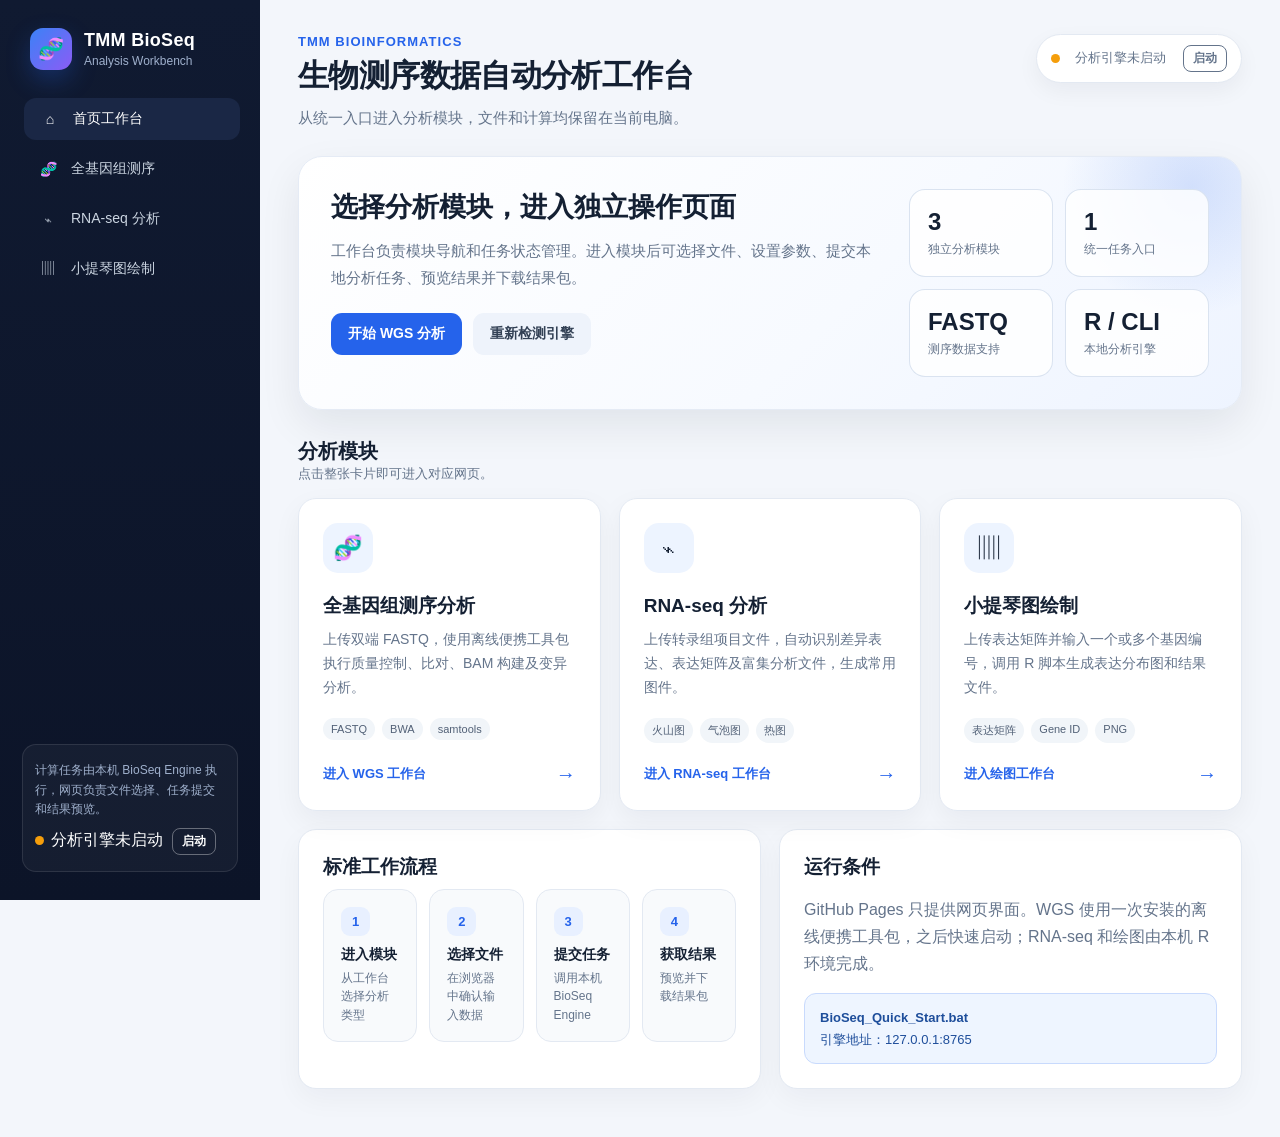
<file: index.html>
<!DOCTYPE html>
<html lang="zh-CN">
<head>
<meta charset="UTF-8">
<meta name="viewport" content="width=device-width,initial-scale=1.0">
<meta http-equiv="Cache-Control" content="no-cache, no-store, must-revalidate">
<meta http-equiv="Pragma" content="no-cache">
<meta http-equiv="Expires" content="0">
<title>TMM BioSeq 生物测序分析工作台</title>
<link rel="stylesheet" href="assets/style.css?v=20260730-6">
<link rel="stylesheet" href="assets/engine-status.css?v=20260730-6">
</head>
<body>
<div class="app-shell">
  <aside class="sidebar">
    <div class="brand"><div class="brand-mark">🧬</div><div><strong>TMM BioSeq</strong><span>Analysis Workbench</span></div></div>
    <nav class="side-nav">
      <a class="active" href="./?v=20260730-6"><span class="nav-icon">⌂</span>首页工作台</a>
      <a href="WGS/?v=20260730-6"><span class="nav-icon">🧬</span>全基因组测序</a>
      <a href="RNAseq/?v=20260730-6"><span class="nav-icon">⌁</span>RNA-seq 分析</a>
      <a href="Violin/?v=20260730-6"><span class="nav-icon">▥</span>小提琴图绘制</a>
    </nav>
    <div class="sidebar-footer">
      <p>计算任务由本机 BioSeq Engine 执行，网页负责文件选择、任务提交和结果预览。</p>
      <div data-engine-status><span class="engine-dot"></span>正在快速检测分析引擎…</div>
    </div>
  </aside>

  <main class="main-content">
    <div class="topbar">
      <div><p class="eyebrow">TMM BIOINFORMATICS</p><h1>生物测序数据自动分析工作台</h1><p class="subtitle">从统一入口进入分析模块，文件和计算均保留在当前电脑。</p></div>
      <div class="status-pill" data-engine-status><span class="engine-dot"></span>正在快速检测分析引擎…</div>
    </div>

    <section class="hero">
      <div class="hero-copy">
        <h2>选择分析模块，进入独立操作页面</h2>
        <p>工作台负责模块导航和任务状态管理。进入模块后可选择文件、设置参数、提交本地分析任务、预览结果并下载结果包。</p>
        <div class="hero-actions">
          <a class="btn" href="WGS/?v=20260730-6">开始 WGS 分析</a>
          <button class="btn secondary" type="button" onclick="checkEngine()">重新检测引擎</button>
        </div>
      </div>
      <div class="hero-metrics">
        <div class="metric"><strong>3</strong><span>独立分析模块</span></div>
        <div class="metric"><strong>1</strong><span>统一任务入口</span></div>
        <div class="metric"><strong>FASTQ</strong><span>测序数据支持</span></div>
        <div class="metric"><strong>R / CLI</strong><span>本地分析引擎</span></div>
      </div>
    </section>

    <div class="section-heading"><div><h2>分析模块</h2><p>点击整张卡片即可进入对应网页。</p></div></div>
    <section class="module-grid">
      <a class="module-card" href="WGS/?v=20260730-6">
        <div class="module-icon">🧬</div><h3>全基因组测序分析</h3>
        <p>上传双端 FASTQ，使用离线便携工具包执行质量控制、比对、BAM 构建及变异分析。</p>
        <div class="tag-row"><span class="tag">FASTQ</span><span class="tag">BWA</span><span class="tag">samtools</span></div>
        <div class="module-enter"><span>进入 WGS 工作台</span><b>→</b></div>
      </a>
      <a class="module-card" href="RNAseq/?v=20260730-6">
        <div class="module-icon">⌁</div><h3>RNA-seq 分析</h3>
        <p>上传转录组项目文件，自动识别差异表达、表达矩阵及富集分析文件，生成常用图件。</p>
        <div class="tag-row"><span class="tag">火山图</span><span class="tag">气泡图</span><span class="tag">热图</span></div>
        <div class="module-enter"><span>进入 RNA-seq 工作台</span><b>→</b></div>
      </a>
      <a class="module-card" href="Violin/?v=20260730-6">
        <div class="module-icon">▥</div><h3>小提琴图绘制</h3>
        <p>上传表达矩阵并输入一个或多个基因编号，调用 R 脚本生成表达分布图和结果文件。</p>
        <div class="tag-row"><span class="tag">表达矩阵</span><span class="tag">Gene ID</span><span class="tag">PNG</span></div>
        <div class="module-enter"><span>进入绘图工作台</span><b>→</b></div>
      </a>
    </section>

    <section class="panel-grid">
      <div class="panel"><h3>标准工作流程</h3><div class="workflow">
        <div class="workflow-step"><strong>1</strong><b>进入模块</b><span>从工作台选择分析类型</span></div>
        <div class="workflow-step"><strong>2</strong><b>选择文件</b><span>在浏览器中确认输入数据</span></div>
        <div class="workflow-step"><strong>3</strong><b>提交任务</b><span>调用本机 BioSeq Engine</span></div>
        <div class="workflow-step"><strong>4</strong><b>获取结果</b><span>预览并下载结果包</span></div>
      </div></div>
      <div class="panel"><h3>运行条件</h3><p>GitHub Pages 只提供网页界面。WGS 使用一次安装的离线便携工具包，之后快速启动；RNA-seq 和绘图由本机 R 环境完成。</p><div class="notice info"><strong>BioSeq_Quick_Start.bat</strong><br>引擎地址：127.0.0.1:8765</div></div>
    </section>
  </main>
</div>
<script src="assets/app.js?v=20260730-6"></script>
</body>
</html>
</file>
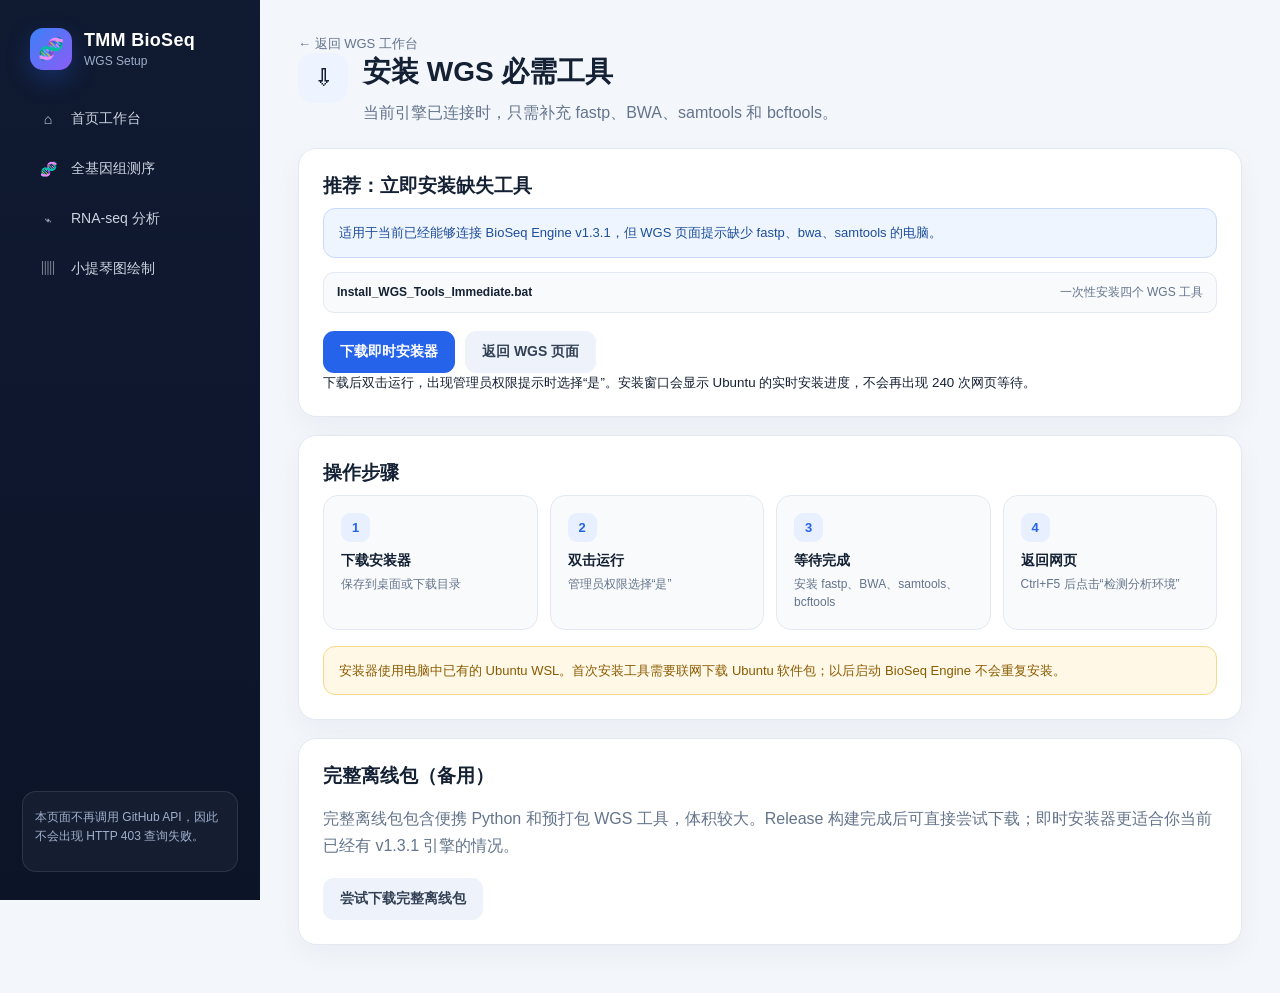
<file: downloads/index.html>
<!DOCTYPE html>
<html lang="zh-CN">
<head>
<meta charset="UTF-8">
<meta name="viewport" content="width=device-width,initial-scale=1.0">
<meta http-equiv="Cache-Control" content="no-cache, no-store, must-revalidate">
<meta http-equiv="Pragma" content="no-cache">
<meta http-equiv="Expires" content="0">
<title>TMM BioSeq WGS 工具安装</title>
<link rel="stylesheet" href="../assets/style.css?v=20260730-7">
<link rel="stylesheet" href="../assets/engine-status.css?v=20260730-7">
</head>
<body>
<div class="app-shell">
  <aside class="sidebar">
    <div class="brand"><div class="brand-mark">🧬</div><div><strong>TMM BioSeq</strong><span>WGS Setup</span></div></div>
    <nav class="side-nav">
      <a href="../?v=20260730-7"><span class="nav-icon">⌂</span>首页工作台</a>
      <a href="../WGS/?v=20260730-7"><span class="nav-icon">🧬</span>全基因组测序</a>
      <a href="../RNAseq/?v=20260730-7"><span class="nav-icon">⌁</span>RNA-seq 分析</a>
      <a href="../Violin/?v=20260730-7"><span class="nav-icon">▥</span>小提琴图绘制</a>
    </nav>
    <div class="sidebar-footer"><p>本页面不再调用 GitHub API，因此不会出现 HTTP 403 查询失败。</p></div>
  </aside>

  <main class="main-content">
    <div class="module-page">
      <a class="back-link" href="../WGS/?v=20260730-7">← 返回 WGS 工作台</a>
      <div class="page-head">
        <div class="page-title"><div class="module-icon">⇩</div><div><h1>安装 WGS 必需工具</h1><p>当前引擎已连接时，只需补充 fastp、BWA、samtools 和 bcftools。</p></div></div>
      </div>

      <section class="panel">
        <h3>推荐：立即安装缺失工具</h3>
        <div class="notice info">适用于当前已经能够连接 BioSeq Engine v1.3.1，但 WGS 页面提示缺少 fastp、bwa、samtools 的电脑。</div>
        <div class="file-summary" style="margin-top:14px">
          <div class="file-item"><strong>Install_WGS_Tools_Immediate.bat</strong><span>一次性安装四个 WGS 工具</span></div>
        </div>
        <div class="action-row">
          <a class="btn" href="https://github.com/ttmmss278-png/TMM/raw/refs/heads/main/BioSeq_Local_Service/Install_WGS_Tools_Immediate.bat">下载即时安装器</a>
          <a class="btn secondary" href="../WGS/?v=20260730-7">返回 WGS 页面</a>
        </div>
        <small>下载后双击运行，出现管理员权限提示时选择“是”。安装窗口会显示 Ubuntu 的实时安装进度，不会再出现 240 次网页等待。</small>
      </section>

      <section class="panel" style="margin-top:18px">
        <h3>操作步骤</h3>
        <div class="workflow">
          <div class="workflow-step"><strong>1</strong><b>下载安装器</b><span>保存到桌面或下载目录</span></div>
          <div class="workflow-step"><strong>2</strong><b>双击运行</b><span>管理员权限选择“是”</span></div>
          <div class="workflow-step"><strong>3</strong><b>等待完成</b><span>安装 fastp、BWA、samtools、bcftools</span></div>
          <div class="workflow-step"><strong>4</strong><b>返回网页</b><span>Ctrl+F5 后点击“检测分析环境”</span></div>
        </div>
        <div class="notice" style="margin-top:16px">安装器使用电脑中已有的 Ubuntu WSL。首次安装工具需要联网下载 Ubuntu 软件包；以后启动 BioSeq Engine 不会重复安装。</div>
      </section>

      <section class="panel" style="margin-top:18px">
        <h3>完整离线包（备用）</h3>
        <p>完整离线包包含便携 Python 和预打包 WGS 工具，体积较大。Release 构建完成后可直接尝试下载；即时安装器更适合你当前已经有 v1.3.1 引擎的情况。</p>
        <div class="action-row">
          <a class="btn secondary" href="https://github.com/ttmmss278-png/TMM/releases/download/bioseq-portable-v1.4.0/TMM_BioSeq_Portable_WGS_v1.4.0.zip">尝试下载完整离线包</a>
        </div>
      </section>
    </div>
  </main>
</div>
</body>
</html>
</file>
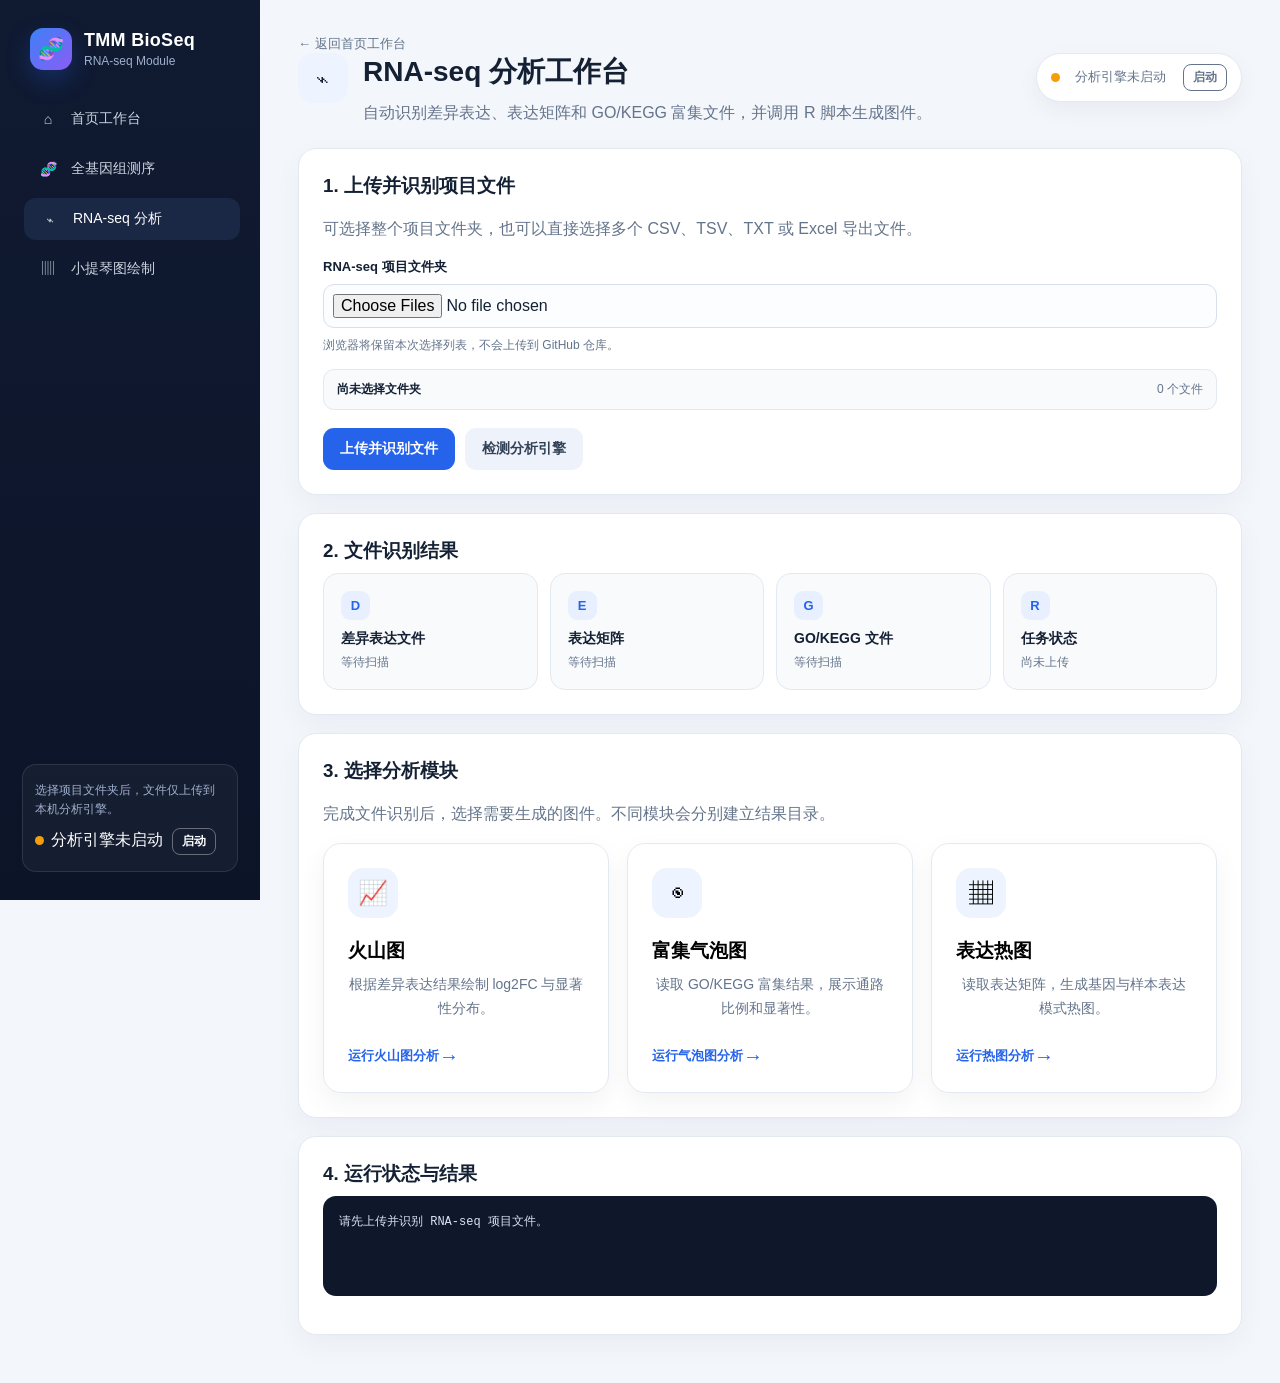
<file: RNAseq/index.html>
<!DOCTYPE html>
<html lang="zh-CN">
<head>
<meta charset="UTF-8">
<meta name="viewport" content="width=device-width,initial-scale=1.0">
<meta http-equiv="Cache-Control" content="no-cache, no-store, must-revalidate">
<meta http-equiv="Pragma" content="no-cache">
<meta http-equiv="Expires" content="0">
<title>RNA-seq 分析工作台｜TMM BioSeq</title>
<link rel="stylesheet" href="../assets/style.css?v=20260730-6">
<link rel="stylesheet" href="../assets/engine-status.css?v=20260730-6">
</head>
<body>
<div class="app-shell">
  <aside class="sidebar">
    <div class="brand"><div class="brand-mark">🧬</div><div><strong>TMM BioSeq</strong><span>RNA-seq Module</span></div></div>
    <nav class="side-nav">
      <a href="../?v=20260730-6"><span class="nav-icon">⌂</span>首页工作台</a>
      <a href="../WGS/?v=20260730-6"><span class="nav-icon">🧬</span>全基因组测序</a>
      <a class="active" href="./?v=20260730-6"><span class="nav-icon">⌁</span>RNA-seq 分析</a>
      <a href="../Violin/?v=20260730-6"><span class="nav-icon">▥</span>小提琴图绘制</a>
    </nav>
    <div class="sidebar-footer"><p>选择项目文件夹后，文件仅上传到本机分析引擎。</p><div data-engine-status><span class="engine-dot"></span>正在快速检测分析引擎…</div></div>
  </aside>

  <main class="main-content">
    <div class="module-page">
      <a class="back-link" href="../?v=20260730-6">← 返回首页工作台</a>
      <div class="page-head">
        <div class="page-title"><div class="module-icon">⌁</div><div><h1>RNA-seq 分析工作台</h1><p>自动识别差异表达、表达矩阵和 GO/KEGG 富集文件，并调用 R 脚本生成图件。</p></div></div>
        <div class="status-pill" data-engine-status><span class="engine-dot"></span>正在快速检测分析引擎…</div>
      </div>

      <section class="panel">
        <h3>1. 上传并识别项目文件</h3>
        <p>可选择整个项目文件夹，也可以直接选择多个 CSV、TSV、TXT 或 Excel 导出文件。</p>
        <div class="form-grid">
          <div class="field full"><label for="rnaFiles">RNA-seq 项目文件夹</label><input id="rnaFiles" type="file" webkitdirectory multiple data-file-input data-file-target="rnaFileList"><small>浏览器将保留本次选择列表，不会上传到 GitHub 仓库。</small></div>
        </div>
        <div id="rnaFileList" class="file-summary"><div class="file-item"><strong>尚未选择文件夹</strong><span>0 个文件</span></div></div>
        <div class="action-row">
          <button class="btn" type="button" onclick="uploadAndScanRna()">上传并识别文件</button>
          <button class="btn secondary" type="button" onclick="checkEngine()">检测分析引擎</button>
        </div>
      </section>

      <section class="panel" style="margin-top:18px">
        <h3>2. 文件识别结果</h3>
        <div id="scanSummary" class="workflow">
          <div class="workflow-step"><strong>D</strong><b>差异表达文件</b><span>等待扫描</span></div>
          <div class="workflow-step"><strong>E</strong><b>表达矩阵</b><span>等待扫描</span></div>
          <div class="workflow-step"><strong>G</strong><b>GO/KEGG 文件</b><span>等待扫描</span></div>
          <div class="workflow-step"><strong>R</strong><b>任务状态</b><span>尚未上传</span></div>
        </div>
      </section>

      <section class="panel" style="margin-top:18px">
        <h3>3. 选择分析模块</h3>
        <p>完成文件识别后，选择需要生成的图件。不同模块会分别建立结果目录。</p>
        <div class="module-grid">
          <button class="module-card" type="button" onclick="runRna('volcano')"><div class="module-icon">📈</div><h3>火山图</h3><p>根据差异表达结果绘制 log2FC 与显著性分布。</p><div class="module-enter"><span>运行火山图分析</span><b>→</b></div></button>
          <button class="module-card" type="button" onclick="runRna('bubble')"><div class="module-icon">◉</div><h3>富集气泡图</h3><p>读取 GO/KEGG 富集结果，展示通路比例和显著性。</p><div class="module-enter"><span>运行气泡图分析</span><b>→</b></div></button>
          <button class="module-card" type="button" onclick="runRna('heatmap')"><div class="module-icon">▦</div><h3>表达热图</h3><p>读取表达矩阵，生成基因与样本表达模式热图。</p><div class="module-enter"><span>运行热图分析</span><b>→</b></div></button>
        </div>
      </section>

      <section class="result-panel">
        <h3>4. 运行状态与结果</h3>
        <div id="resultLog" class="result-box">请先上传并识别 RNA-seq 项目文件。</div>
        <div id="resultFiles" class="result-files"></div>
      </section>
    </div>
  </main>
</div>
<script src="../assets/app.js?v=20260730-6"></script>
<script>
let rnaUploaded=false;
async function uploadAndScanRna(){
  const files=Array.from(document.getElementById('rnaFiles').files||[]);
  if(!files.length){ setResult('resultLog','请先选择 RNA-seq 项目文件夹。','error'); return; }
  try{
    await uploadFiles(files,'resultLog');
    const scan=await scanFiles('uploads','resultLog');
    rnaUploaded=true;
    const shortName=value=>value?String(value).split(/[\\/]/).pop():'未识别';
    document.getElementById('scanSummary').innerHTML=`
      <div class="workflow-step"><strong>D</strong><b>差异表达文件</b><span>${escapeHtml(shortName(scan.deg_file))}</span></div>
      <div class="workflow-step"><strong>E</strong><b>表达矩阵</b><span>${escapeHtml(shortName(scan.expression_file))}</span></div>
      <div class="workflow-step"><strong>G</strong><b>GO/KEGG 文件</b><span>${escapeHtml(shortName(scan.kegg_file))}</span></div>
      <div class="workflow-step"><strong>✓</strong><b>任务状态</b><span>文件识别完成</span></div>`;
    setResult('resultLog','文件上传与自动识别已完成，可以选择下方分析模块。','success');
  }catch(error){}
}
async function runRna(module){
  if(!rnaUploaded){ setResult('resultLog','请先执行“上传并识别文件”。','error'); return; }
  await runAnalysis(module,{path:'uploads'},'resultLog','resultFiles').catch(()=>{});
}
</script>
</body>
</html>
</file>
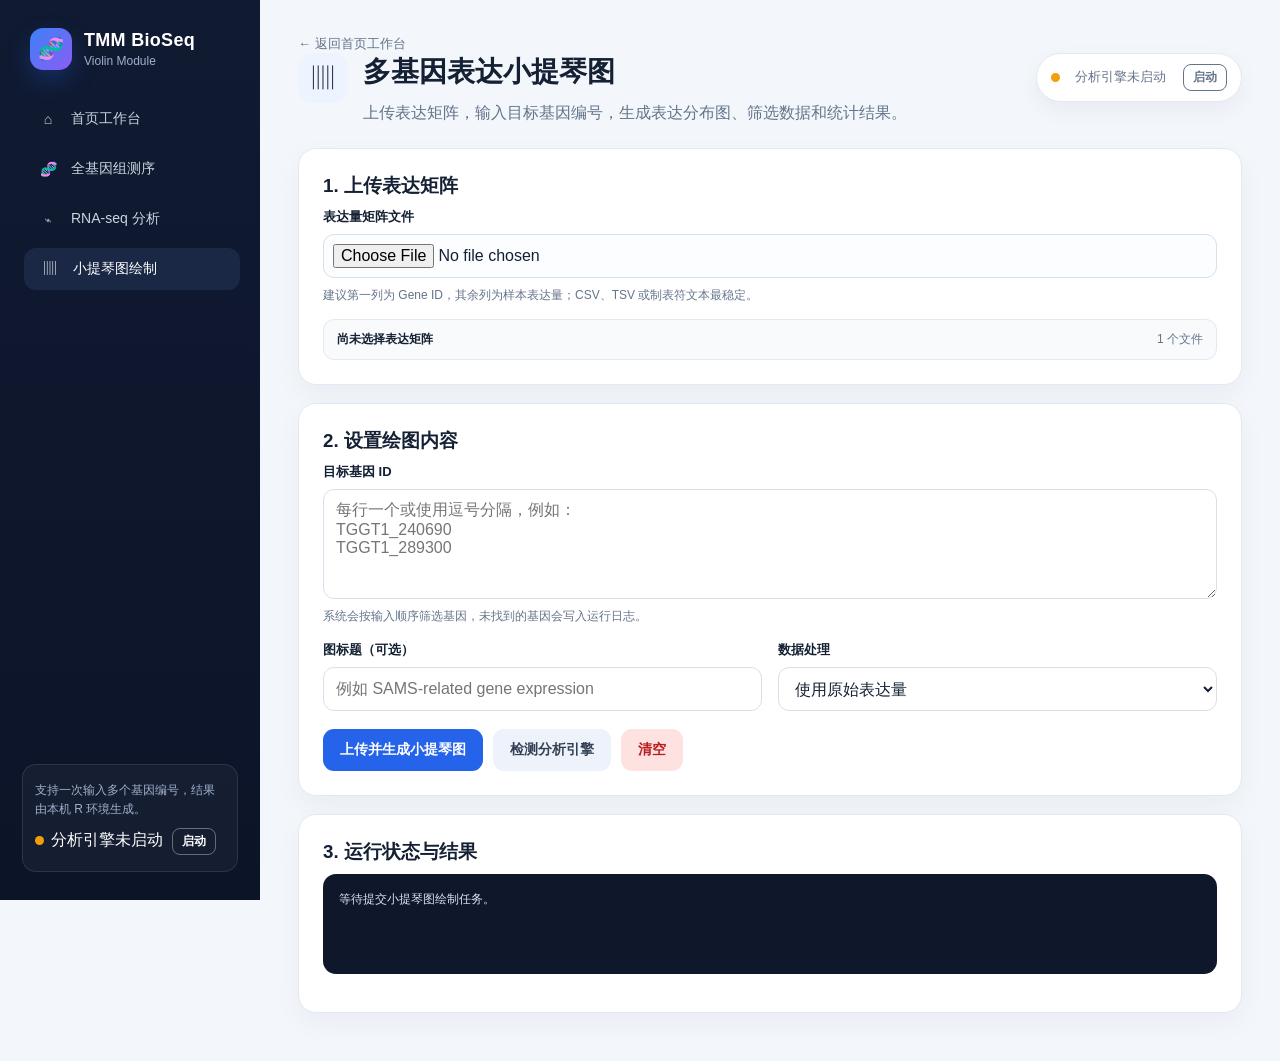
<file: Violin/index.html>
<!DOCTYPE html>
<html lang="zh-CN">
<head>
<meta charset="UTF-8">
<meta name="viewport" content="width=device-width,initial-scale=1.0">
<meta http-equiv="Cache-Control" content="no-cache, no-store, must-revalidate">
<meta http-equiv="Pragma" content="no-cache">
<meta http-equiv="Expires" content="0">
<title>小提琴图绘制｜TMM BioSeq</title>
<link rel="stylesheet" href="../assets/style.css?v=20260730-6">
<link rel="stylesheet" href="../assets/engine-status.css?v=20260730-6">
</head>
<body>
<div class="app-shell">
  <aside class="sidebar">
    <div class="brand"><div class="brand-mark">🧬</div><div><strong>TMM BioSeq</strong><span>Violin Module</span></div></div>
    <nav class="side-nav">
      <a href="../?v=20260730-6"><span class="nav-icon">⌂</span>首页工作台</a>
      <a href="../WGS/?v=20260730-6"><span class="nav-icon">🧬</span>全基因组测序</a>
      <a href="../RNAseq/?v=20260730-6"><span class="nav-icon">⌁</span>RNA-seq 分析</a>
      <a class="active" href="./?v=20260730-6"><span class="nav-icon">▥</span>小提琴图绘制</a>
    </nav>
    <div class="sidebar-footer"><p>支持一次输入多个基因编号，结果由本机 R 环境生成。</p><div data-engine-status><span class="engine-dot"></span>正在快速检测分析引擎…</div></div>
  </aside>

  <main class="main-content">
    <div class="module-page">
      <a class="back-link" href="../?v=20260730-6">← 返回首页工作台</a>
      <div class="page-head">
        <div class="page-title"><div class="module-icon">▥</div><div><h1>多基因表达小提琴图</h1><p>上传表达矩阵，输入目标基因编号，生成表达分布图、筛选数据和统计结果。</p></div></div>
        <div class="status-pill" data-engine-status><span class="engine-dot"></span>正在快速检测分析引擎…</div>
      </div>

      <section class="panel">
        <h3>1. 上传表达矩阵</h3>
        <div class="form-grid">
          <div class="field full"><label for="exprFile">表达量矩阵文件</label><input id="exprFile" type="file" accept=".csv,.tsv,.txt,.xlsx,.xls" data-file-input data-file-target="exprFileList"><small>建议第一列为 Gene ID，其余列为样本表达量；CSV、TSV 或制表符文本最稳定。</small></div>
        </div>
        <div id="exprFileList" class="file-summary"><div class="file-item"><strong>尚未选择表达矩阵</strong><span>1 个文件</span></div></div>
      </section>

      <section class="panel" style="margin-top:18px">
        <h3>2. 设置绘图内容</h3>
        <div class="form-grid">
          <div class="field full"><label for="genes">目标基因 ID</label><textarea id="genes" placeholder="每行一个或使用逗号分隔，例如：&#10;TGGT1_240690&#10;TGGT1_289300"></textarea><small>系统会按输入顺序筛选基因，未找到的基因会写入运行日志。</small></div>
          <div class="field"><label for="plotTitle">图标题（可选）</label><input id="plotTitle" placeholder="例如 SAMS-related gene expression"></div>
          <div class="field"><label for="scaleMode">数据处理</label><select id="scaleMode"><option value="none">使用原始表达量</option><option value="log2">log2(x + 1)</option><option value="zscore">按基因 Z-score</option></select></div>
        </div>
        <div class="action-row">
          <button class="btn" type="button" onclick="submitViolin()">上传并生成小提琴图</button>
          <button class="btn secondary" type="button" onclick="checkEngine()">检测分析引擎</button>
          <button class="btn danger" type="button" onclick="resetViolin()">清空</button>
        </div>
      </section>

      <section class="result-panel">
        <h3>3. 运行状态与结果</h3>
        <div id="resultLog" class="result-box">等待提交小提琴图绘制任务。</div>
        <div id="resultFiles" class="result-files"></div>
      </section>
    </div>
  </main>
</div>
<script src="../assets/app.js?v=20260730-6"></script>
<script>
async function submitViolin(){
  const file=document.getElementById('exprFile').files[0];
  const genes=document.getElementById('genes').value.trim();
  if(!file){ setResult('resultLog','请选择表达矩阵文件。','error'); return; }
  if(!genes){ setResult('resultLog','请输入至少一个目标基因 ID。','error'); return; }
  try{
    const saved=await uploadNamedFiles([{key:'expression',file}],'resultLog');
    await runAnalysis('violin',{path:saved[0],genes,title:document.getElementById('plotTitle').value.trim(),scale:document.getElementById('scaleMode').value},'resultLog','resultFiles');
  }catch(error){}
}
function resetViolin(){
  document.getElementById('exprFile').value='';
  document.getElementById('genes').value='';
  document.getElementById('plotTitle').value='';
  document.getElementById('scaleMode').value='none';
  renderSelectedFiles([], 'exprFileList');
  clearModuleResult();
}
</script>
</body>
</html>
</file>
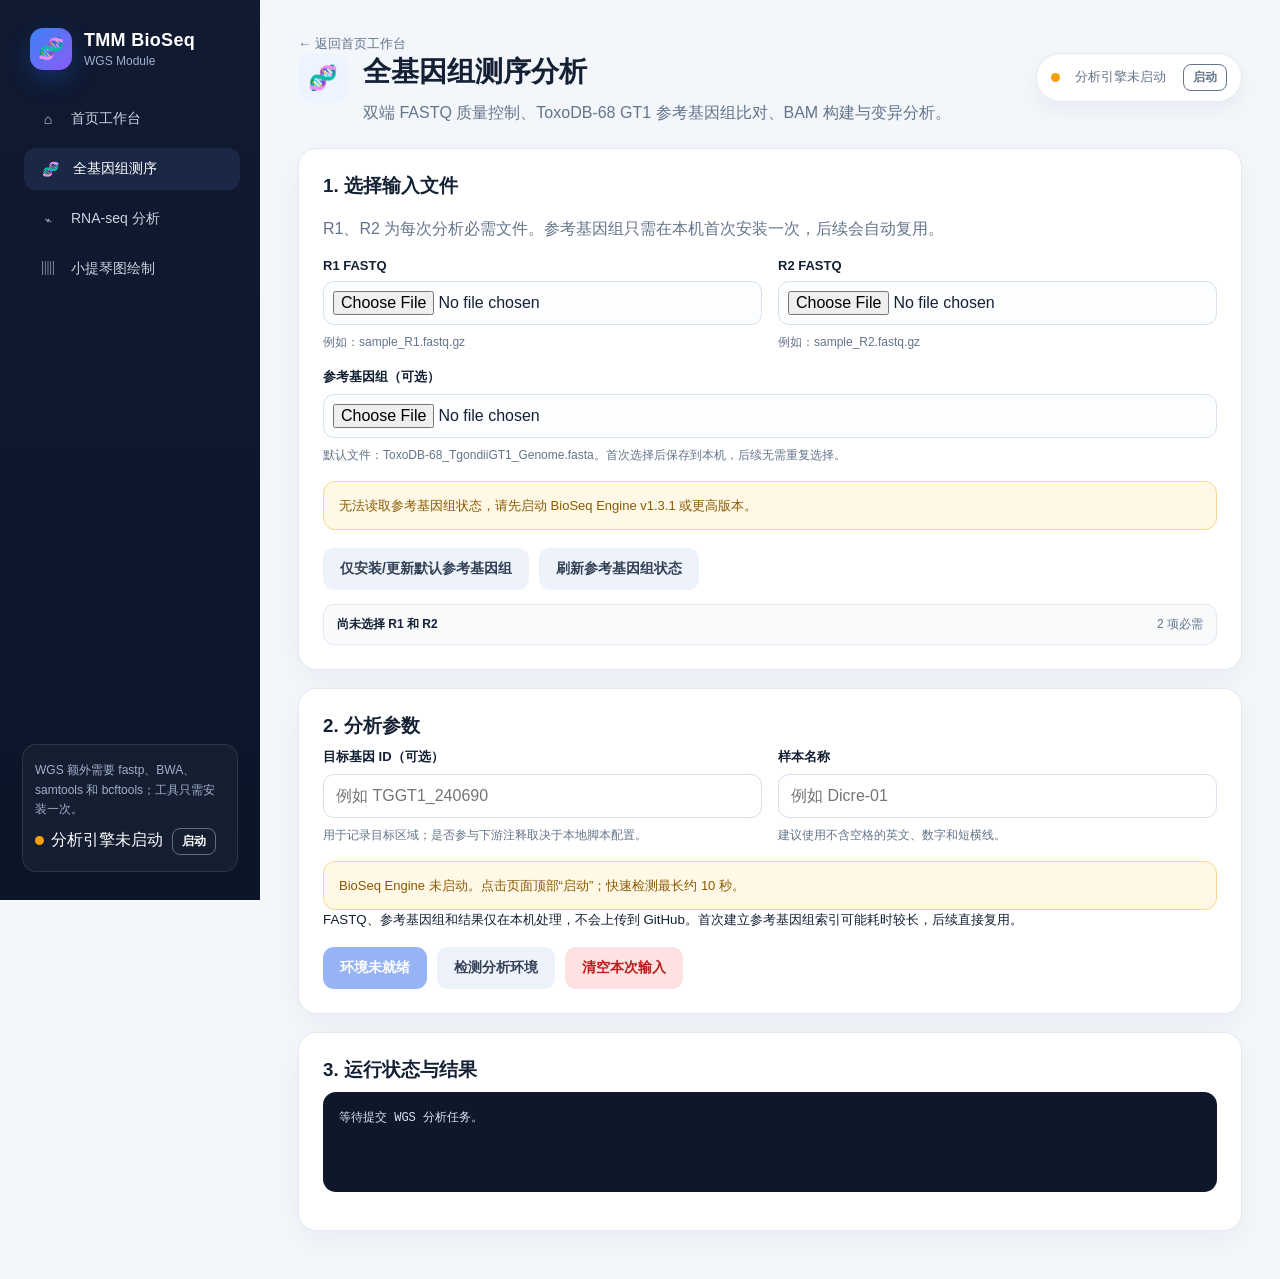
<file: WGS/index.html>
<!DOCTYPE html>
<html lang="zh-CN">
<head>
<meta charset="UTF-8">
<meta name="viewport" content="width=device-width,initial-scale=1.0">
<meta http-equiv="Cache-Control" content="no-cache, no-store, must-revalidate">
<meta http-equiv="Pragma" content="no-cache">
<meta http-equiv="Expires" content="0">
<title>WGS 全基因组测序分析｜TMM BioSeq</title>
<link rel="stylesheet" href="../assets/style.css?v=20260730-7">
<link rel="stylesheet" href="../assets/engine-status.css?v=20260730-7">
</head>
<body>
<div class="app-shell">
  <aside class="sidebar">
    <div class="brand"><div class="brand-mark">🧬</div><div><strong>TMM BioSeq</strong><span>WGS Module</span></div></div>
    <nav class="side-nav">
      <a href="../?v=20260730-7"><span class="nav-icon">⌂</span>首页工作台</a>
      <a class="active" href="./?v=20260730-7"><span class="nav-icon">🧬</span>全基因组测序</a>
      <a href="../RNAseq/?v=20260730-7"><span class="nav-icon">⌁</span>RNA-seq 分析</a>
      <a href="../Violin/?v=20260730-7"><span class="nav-icon">▥</span>小提琴图绘制</a>
    </nav>
    <div class="sidebar-footer">
      <p>WGS 额外需要 fastp、BWA、samtools 和 bcftools；工具只需安装一次。</p>
      <div data-engine-status><span class="engine-dot"></span>正在快速检测分析引擎…</div>
    </div>
  </aside>

  <main class="main-content">
    <div class="module-page">
      <a class="back-link" href="../?v=20260730-7">← 返回首页工作台</a>
      <div class="page-head">
        <div class="page-title"><div class="module-icon">🧬</div><div><h1>全基因组测序分析</h1><p>双端 FASTQ 质量控制、ToxoDB-68 GT1 参考基因组比对、BAM 构建与变异分析。</p></div></div>
        <div class="status-pill" data-engine-status><span class="engine-dot"></span>正在快速检测分析引擎…</div>
      </div>

      <section class="panel">
        <h3>1. 选择输入文件</h3>
        <p>R1、R2 为每次分析必需文件。参考基因组只需在本机首次安装一次，后续会自动复用。</p>
        <div class="form-grid">
          <div class="field"><label for="r1File">R1 FASTQ</label><input id="r1File" type="file" accept=".fastq,.fq,.gz"><small>例如：sample_R1.fastq.gz</small></div>
          <div class="field"><label for="r2File">R2 FASTQ</label><input id="r2File" type="file" accept=".fastq,.fq,.gz"><small>例如：sample_R2.fastq.gz</small></div>
          <div class="field full">
            <label for="referenceFile">参考基因组（可选）</label>
            <input id="referenceFile" type="file" accept=".fa,.fasta,.fna">
            <small>默认文件：ToxoDB-68_TgondiiGT1_Genome.fasta。首次选择后保存到本机，后续无需重复选择。</small>
          </div>
        </div>
        <div id="referenceStatus" class="notice info" style="margin-top:16px">正在检查默认参考基因组…</div>
        <div class="action-row">
          <button class="btn secondary" type="button" onclick="installSelectedReferenceOnly()">仅安装/更新默认参考基因组</button>
          <button class="btn secondary" type="button" onclick="refreshReferenceStatus()">刷新参考基因组状态</button>
        </div>
        <div id="wgsFiles" class="file-summary"><div class="file-item"><strong>尚未选择 R1 和 R2</strong><span>2 项必需</span></div></div>
      </section>

      <section class="panel" style="margin-top:18px">
        <h3>2. 分析参数</h3>
        <div class="form-grid">
          <div class="field"><label for="geneID">目标基因 ID（可选）</label><input id="geneID" placeholder="例如 TGGT1_240690"><small>用于记录目标区域；是否参与下游注释取决于本地脚本配置。</small></div>
          <div class="field"><label for="sampleName">样本名称</label><input id="sampleName" placeholder="例如 Dicre-01"><small>建议使用不含空格的英文、数字和短横线。</small></div>
        </div>
        <div id="wgsEnvironmentStatus" class="notice" style="margin-top:16px">正在快速检查 BioSeq Engine 和 WGS 工具链…</div>
        <small>FASTQ、参考基因组和结果仅在本机处理，不会上传到 GitHub。首次建立参考基因组索引可能耗时较长，后续直接复用。</small>
        <div class="action-row">
          <button id="runWgsButton" class="btn" type="button" onclick="submitWgs()" disabled>环境检查后开始分析</button>
          <button class="btn secondary" type="button" onclick="refreshWgsEnvironment().then(refreshReferenceStatus)">检测分析环境</button>
          <button class="btn danger" type="button" onclick="resetWgs()">清空本次输入</button>
        </div>
      </section>

      <section class="result-panel">
        <h3>3. 运行状态与结果</h3>
        <div id="resultLog" class="result-box">等待提交 WGS 分析任务。</div>
        <div id="resultFiles" class="result-files"></div>
      </section>
    </div>
  </main>
</div>
<script>
window.BIOSEQ_MIN_ENGINE_VERSION='1.3.1';
window.BIOSEQ_REQUIRE_WGS=true;
window.BIOSEQ_WGS_BUNDLE_URL='https://ttmmss278-png.github.io/TMM/downloads/?v=20260730-7';
</script>
<script src="../assets/app.js?v=20260730-7"></script>
<script>
const wgsInputs=['r1File','r2File','referenceFile'];
let defaultReferenceInstalled=false;
let wgsEnvironmentReady=false;
wgsInputs.forEach(id=>document.getElementById(id).addEventListener('change',renderWgsSelection));

function renderWgsSelection(){
  const entries=[
    {label:'R1',file:document.getElementById('r1File').files[0],required:true},
    {label:'R2',file:document.getElementById('r2File').files[0],required:true},
    {label:'参考基因组',file:document.getElementById('referenceFile').files[0],required:false}
  ];
  const selected=entries.filter(item=>item.file);
  const box=document.getElementById('wgsFiles');
  if(!selected.length){
    box.innerHTML='<div class="file-item"><strong>尚未选择 R1 和 R2</strong><span>2 项必需</span></div>';
    return;
  }
  box.innerHTML=selected.map(item=>`<div class="file-item"><strong>${escapeHtml(item.label)}：${escapeHtml(item.file.name)}</strong><span>${item.required?'本次输入':'待安装'} · ${formatBytes(item.file.size)}</span></div>`).join('');
}

function setWgsRunEnabled(enabled){
  wgsEnvironmentReady=Boolean(enabled);
  const button=document.getElementById('runWgsButton');
  button.disabled=!wgsEnvironmentReady;
  button.textContent=wgsEnvironmentReady?'上传并开始分析':'环境未就绪';
}

async function refreshWgsEnvironment(){
  const box=document.getElementById('wgsEnvironmentStatus');
  setWgsRunEnabled(false);
  box.className='notice info';
  box.textContent='正在快速检查引擎和 WGS 工具链…';
  const inspection=await inspectEngine();
  if(inspection.reason==='offline'){
    box.className='notice';
    box.textContent='BioSeq Engine 未启动。点击页面顶部“启动”；快速检测最长约 10 秒。';
    return false;
  }
  if(inspection.reason==='outdated'){
    box.className='notice';
    box.innerHTML=`当前引擎为 v${escapeHtml(inspection.status?.version||'未知')}，需要 v1.3.1 或更高版本。<button class="engine-start-btn" type="button" onclick="downloadWgsBundle(event)">更新/安装环境</button>`;
    return false;
  }
  if(inspection.reason==='wgs-unavailable'){
    const missing=inspection.environment?.wgs?.missing_tools||['fastp','bwa','samtools'];
    box.className='notice';
    box.innerHTML=`引擎已连接，但缺少 ${escapeHtml(missing.join('、'))}。<button class="engine-start-btn" type="button" onclick="downloadWgsBundle(event)">立即安装缺失工具</button>`;
    return false;
  }
  const environment=inspection.environment;
  const backend=environment?.wgs?.backend==='portable-wsl'?'便携 WSL':String(environment?.wgs?.backend||'unknown').toUpperCase();
  const variant=environment?.wgs?.bcftools_available?'bcftools 已就绪':'bcftools 未安装，将跳过变异检测';
  box.className='notice info';
  box.textContent=`环境已就绪：BioSeq Engine v${environment.engine_version} · ${backend} 工具链 · ${variant}。`;
  setWgsRunEnabled(true);
  return true;
}

async function refreshReferenceStatus(){
  const box=document.getElementById('referenceStatus');
  try{
    const response=await fetch(`${BIOSEQ_API}/reference/status`,{cache:'no-store'});
    const data=await parseResponse(response);
    defaultReferenceInstalled=Boolean(data.installed);
    if(defaultReferenceInstalled){
      box.className='notice info';
      box.textContent=`默认参考基因组已安装：${data.filename}（${formatBytes(data.size_bytes)}，${data.release}，${data.organism}）`;
    }else{
      box.className='notice';
      box.textContent='默认参考基因组尚未安装。请选择 ToxoDB-68_TgondiiGT1_Genome.fasta，然后点击“仅安装/更新默认参考基因组”。';
    }
    return defaultReferenceInstalled;
  }catch(error){
    defaultReferenceInstalled=false;
    box.className='notice';
    box.textContent='无法读取参考基因组状态，请先启动 BioSeq Engine v1.3.1 或更高版本。';
    return false;
  }
}

async function installDefaultReference(file){
  setResult('resultLog',`正在校验并安装默认参考基因组 ${file.name}，文件较大，请勿关闭页面…`);
  const form=new FormData();
  form.append('reference',file,file.name);
  const response=await fetch(`${BIOSEQ_API}/reference/install`,{method:'POST',body:form});
  const data=await parseResponse(response);
  setResult('resultLog',`默认参考基因组安装完成：${data.filename}`,'success');
  await refreshReferenceStatus();
  return data;
}

async function installSelectedReferenceOnly(){
  const reference=document.getElementById('referenceFile').files[0];
  if(!reference){ setResult('resultLog','请先选择 ToxoDB-68_TgondiiGT1_Genome.fasta。','error'); return; }
  const ready=await refreshWgsEnvironment();
  if(!ready){ setResult('resultLog','分析环境未就绪，请先安装缺失的 WGS 工具。','error'); return; }
  try{ await installDefaultReference(reference); }
  catch(error){ setResult('resultLog',error.message,'error'); }
}

async function submitWgs(){
  const r1=document.getElementById('r1File').files[0];
  const r2=document.getElementById('r2File').files[0];
  const reference=document.getElementById('referenceFile').files[0];
  if(!r1||!r2){ setResult('resultLog','请选择 R1 和 R2 FASTQ 文件。','error'); return; }
  const environmentReady=await refreshWgsEnvironment();
  if(!environmentReady){ setResult('resultLog','WGS 环境未就绪。请安装缺失工具并重新检测，不会继续上传大文件。','error'); return; }
  await refreshReferenceStatus();
  if(!defaultReferenceInstalled&&!reference){
    setResult('resultLog','默认参考基因组尚未安装，请首次选择 ToxoDB-68_TgondiiGT1_Genome.fasta。','error');
    return;
  }
  try{
    if(reference) await installDefaultReference(reference);
    const saved=await uploadNamedFiles([{key:'r1',file:r1},{key:'r2',file:r2}],'resultLog');
    await runAnalysis('wgs',{r1:saved[0],r2:saved[1],reference:'',gene:document.getElementById('geneID').value.trim(),sample:document.getElementById('sampleName').value.trim()},'resultLog','resultFiles');
  }catch(error){ setResult('resultLog',error.message,'error'); }
}

function resetWgs(){
  wgsInputs.forEach(id=>document.getElementById(id).value='');
  document.getElementById('geneID').value='';
  document.getElementById('sampleName').value='';
  renderWgsSelection();
  clearModuleResult();
  refreshWgsEnvironment();
  refreshReferenceStatus();
}

document.addEventListener('DOMContentLoaded',async()=>{
  await refreshWgsEnvironment();
  await refreshReferenceStatus();
});
</script>
</body>
</html>
</file>
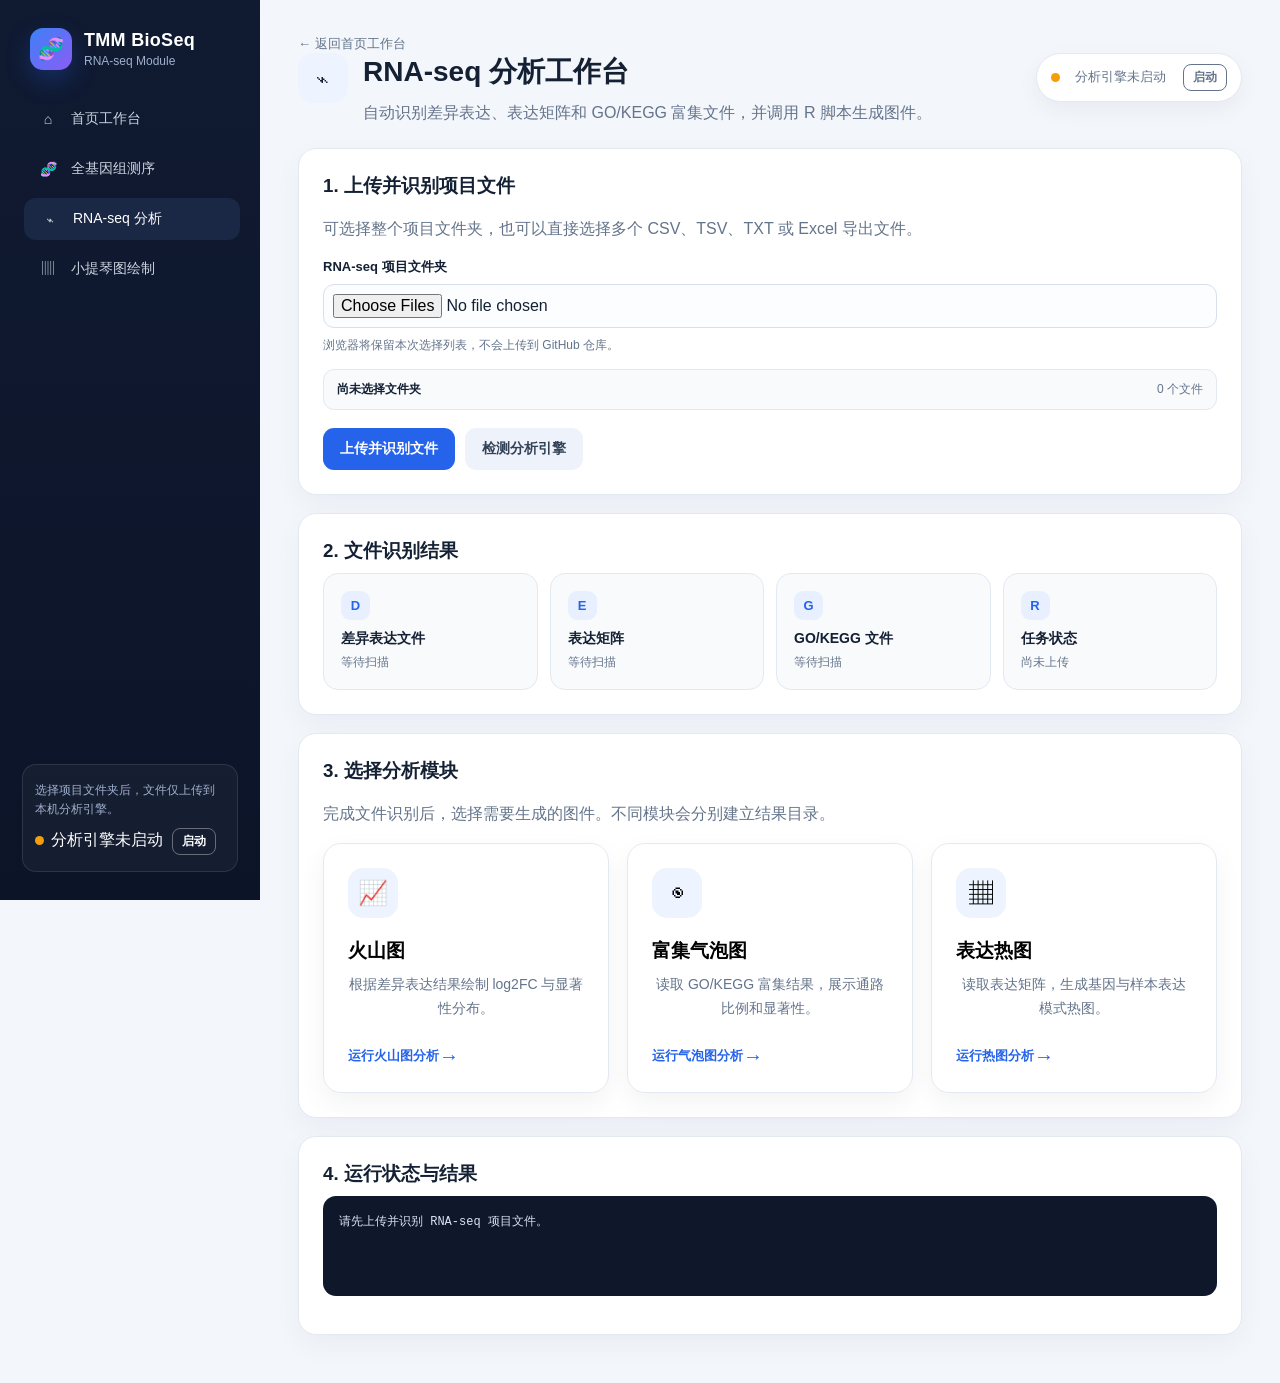
<file: modules/RNAseq/index.html>
<!DOCTYPE html><html lang="zh-CN"><head><meta charset="UTF-8"><meta name="viewport" content="width=device-width,initial-scale=1"><meta http-equiv="refresh" content="0;url=../../RNAseq/?v=20260729-2"><title>正在进入 RNA-seq 工作台</title><script>location.replace('../../RNAseq/?v=20260729-2');</script></head><body><p>正在进入新版 RNA-seq 工作台。<a href="../../RNAseq/?v=20260729-2">点击继续</a></p></body></html>
</file>
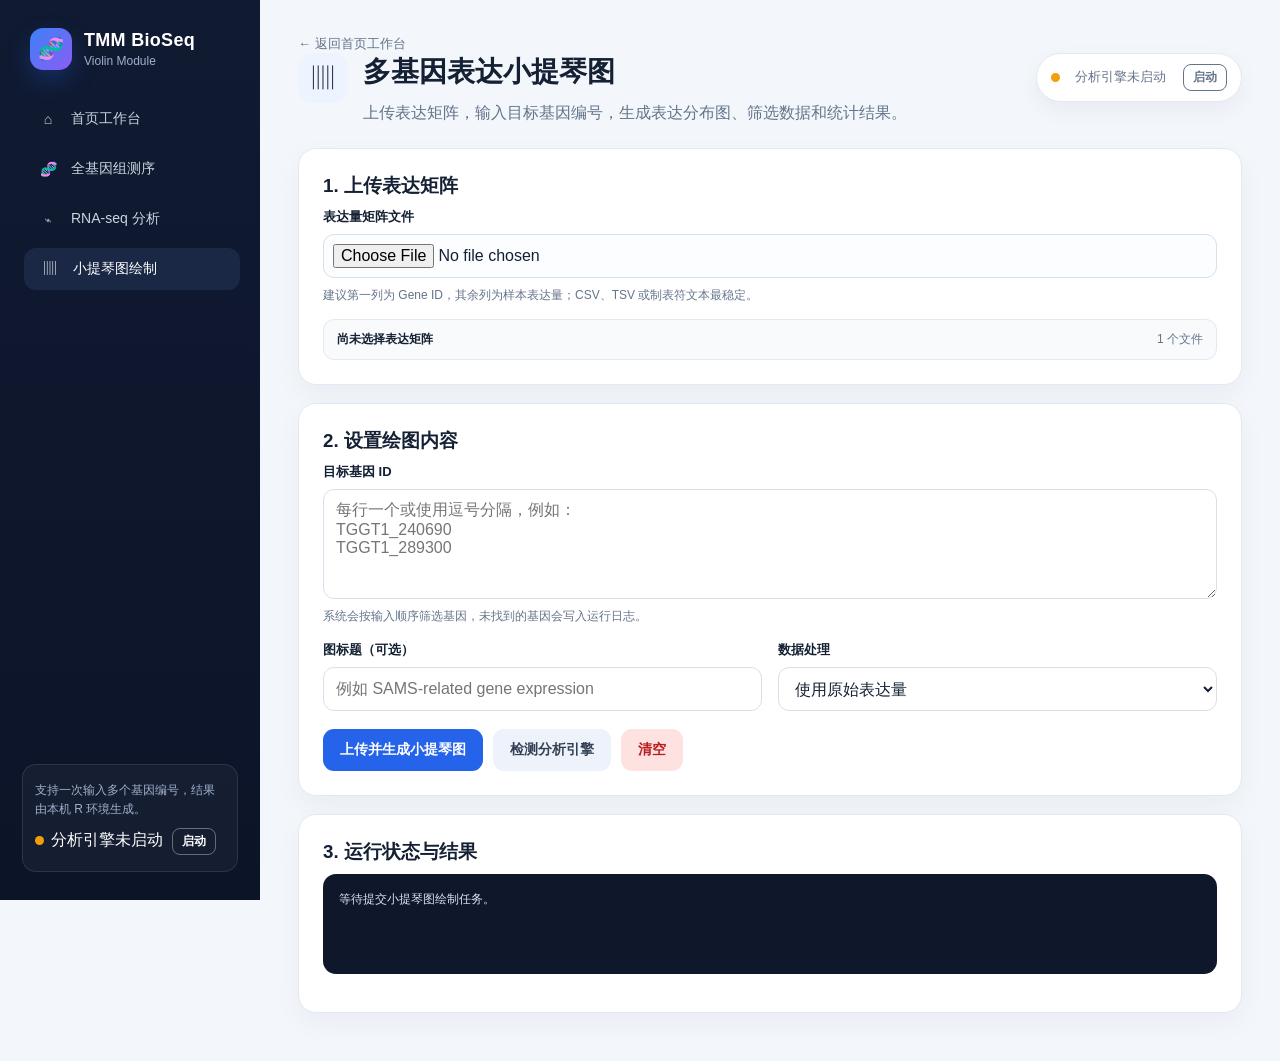
<file: modules/Violin/index.html>
<!DOCTYPE html><html lang="zh-CN"><head><meta charset="UTF-8"><meta name="viewport" content="width=device-width,initial-scale=1"><meta http-equiv="refresh" content="0;url=../../Violin/?v=20260729-2"><title>正在进入小提琴图工作台</title><script>location.replace('../../Violin/?v=20260729-2');</script></head><body><p>正在进入新版小提琴图工作台。<a href="../../Violin/?v=20260729-2">点击继续</a></p></body></html>
</file>
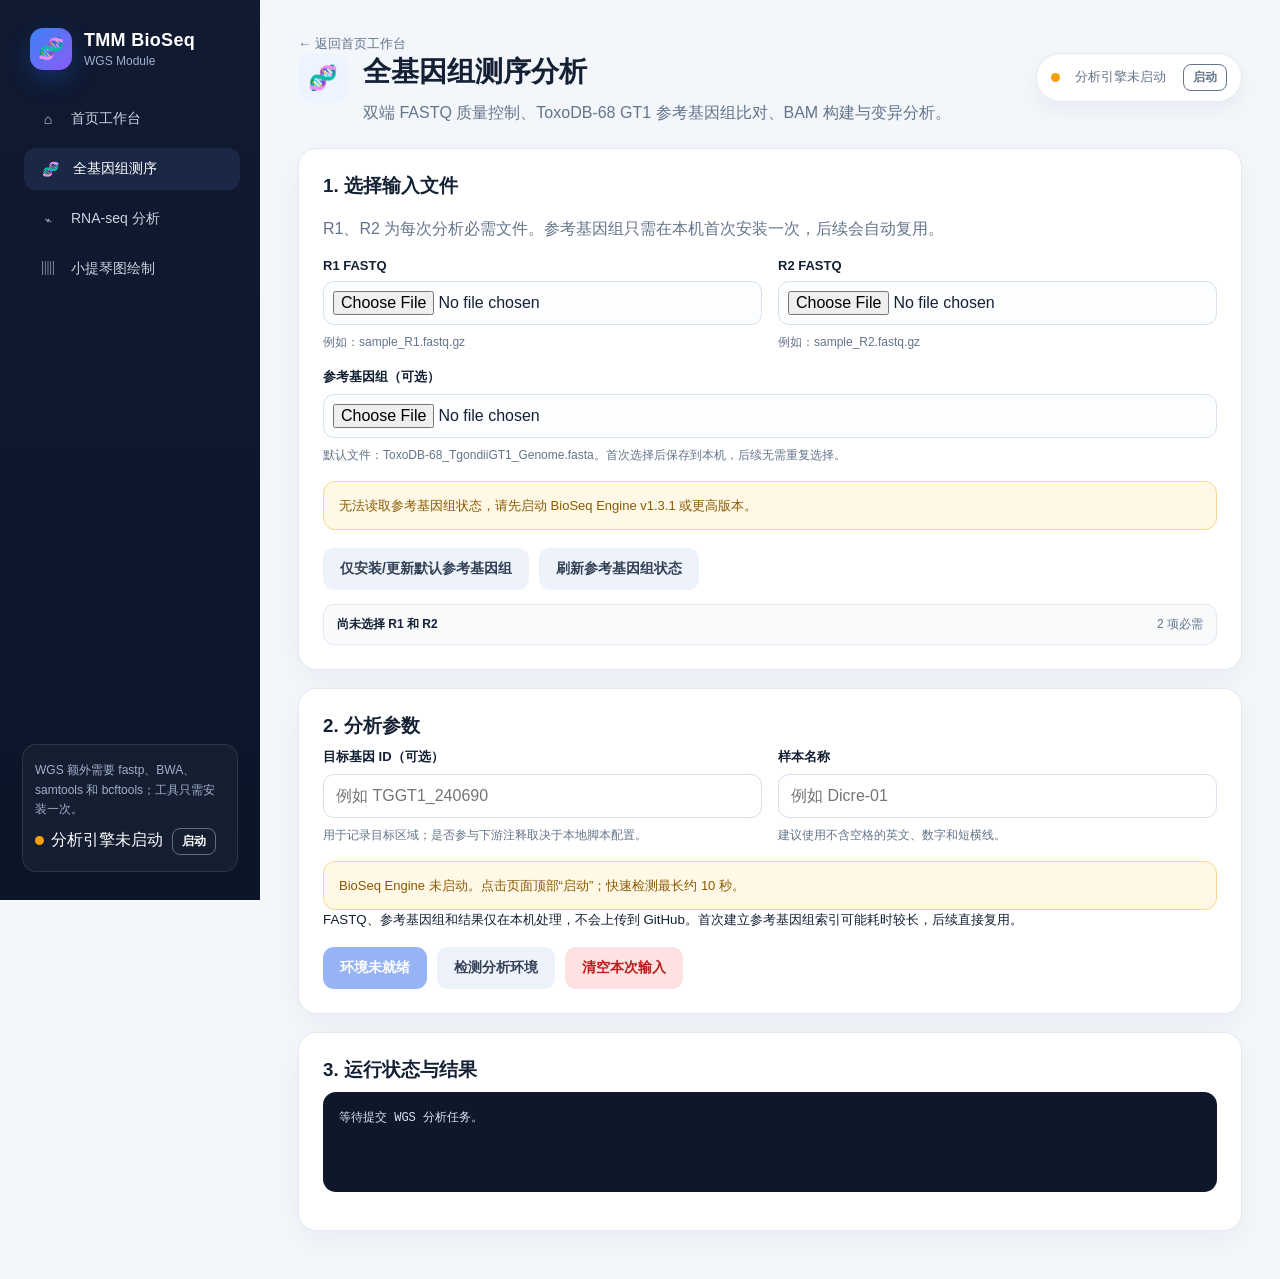
<file: modules/WGS/index.html>
<!DOCTYPE html><html lang="zh-CN"><head><meta charset="UTF-8"><meta name="viewport" content="width=device-width,initial-scale=1"><meta http-equiv="refresh" content="0;url=../../WGS/?v=20260729-2"><title>正在进入 WGS 工作台</title><script>location.replace('../../WGS/?v=20260729-2');</script></head><body><p>正在进入新版 WGS 工作台。<a href="../../WGS/?v=20260729-2">点击继续</a></p></body></html>
</file>
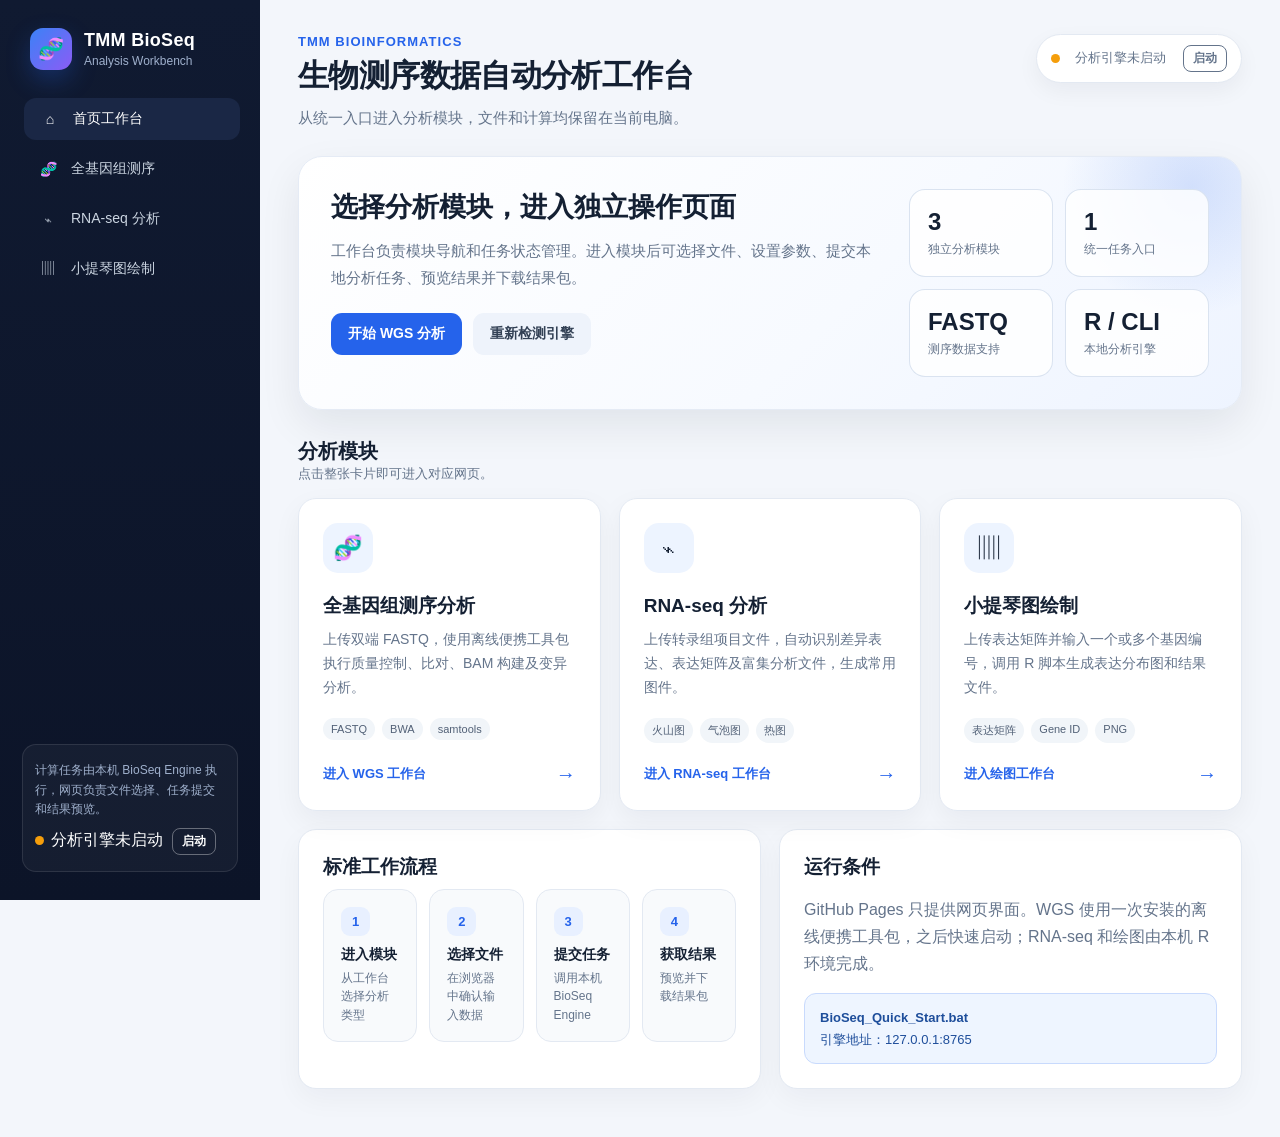
<file: BioSeq_Analysis_Platform.html>
<!DOCTYPE html>
<html lang="zh-CN">
<head>
<meta charset="UTF-8">
<title>BioSeq Analysis Platform</title>
<meta http-equiv="refresh" content="0;url=https://ttmmss278-png.github.io/TMM/">
</head>
<body>
正在打开 BioSeq Analysis Platform...
</body>
</html>
</file>
<file: assets/style.css>
:root{--bg:#f3f6fb;--surface:#ffffff;--surface-soft:#f8fafc;--text:#142033;--muted:#64748b;--line:#e3e9f2;--primary:#2563eb;--primary-dark:#1d4ed8;--success:#059669;--danger:#dc2626;--sidebar:#101a31;--sidebar-soft:#1a2745;--shadow:0 16px 40px rgba(15,23,42,.08);--radius:18px}*{box-sizing:border-box}html{min-height:100%;background:var(--bg)}body{margin:0;min-height:100vh;font-family:"Microsoft YaHei","PingFang SC",Arial,sans-serif;background:var(--bg);color:var(--text)}a{color:inherit}.app-shell{display:grid;grid-template-columns:260px minmax(0,1fr);min-height:100vh}.sidebar{position:sticky;top:0;height:100vh;padding:28px 22px;background:linear-gradient(180deg,#101a31 0%,#0c1428 100%);color:#fff;display:flex;flex-direction:column}.brand{display:flex;align-items:center;gap:12px;padding:0 8px 28px}.brand-mark{width:42px;height:42px;border-radius:13px;display:grid;place-items:center;background:linear-gradient(135deg,#3b82f6,#8b5cf6);font-size:21px;box-shadow:0 10px 24px rgba(37,99,235,.28)}.brand strong{display:block;font-size:18px;letter-spacing:.3px}.brand span{display:block;margin-top:3px;color:#9fb0cc;font-size:12px}.side-nav{display:grid;gap:8px}.side-nav a{display:flex;align-items:center;gap:11px;padding:12px 14px;border-radius:12px;color:#cbd5e1;text-decoration:none;font-size:14px;transition:.2s ease}.side-nav a:hover,.side-nav a.active{background:var(--sidebar-soft);color:#fff;transform:translateX(2px)}.side-nav .nav-icon{width:24px;text-align:center}.sidebar-footer{margin-top:auto;padding:16px 12px;border:1px solid rgba(255,255,255,.1);border-radius:14px;background:rgba(255,255,255,.04)}.sidebar-footer p{margin:0 0 9px;color:#9fb0cc;font-size:12px;line-height:1.6}.engine-dot{display:inline-block;width:9px;height:9px;border-radius:50%;margin-right:7px;background:#f59e0b}.engine-dot.online{background:#10b981}.main-content{min-width:0;padding:34px 38px 48px}.topbar{display:flex;justify-content:space-between;align-items:flex-start;gap:24px;margin-bottom:26px}.eyebrow{margin:0 0 8px;color:var(--primary);font-size:13px;font-weight:700;letter-spacing:.08em;text-transform:uppercase}.topbar h1{margin:0;font-size:31px;line-height:1.25;letter-spacing:-.02em}.subtitle{margin:9px 0 0;color:var(--muted);font-size:15px;line-height:1.7}.status-pill{flex:0 0 auto;display:flex;align-items:center;gap:8px;padding:10px 14px;border:1px solid var(--line);border-radius:999px;background:var(--surface);color:var(--muted);font-size:13px;box-shadow:0 8px 22px rgba(15,23,42,.05)}.hero{position:relative;overflow:hidden;display:grid;grid-template-columns:minmax(0,1.45fr) minmax(300px,.55fr);gap:28px;padding:32px;border-radius:24px;background:linear-gradient(135deg,#ffffff 0%,#f7faff 58%,#eef4ff 100%);border:1px solid #e5ebf5;box-shadow:var(--shadow);margin-bottom:26px}.hero:after{content:"";position:absolute;right:-80px;top:-100px;width:260px;height:260px;border-radius:50%;background:radial-gradient(circle,rgba(37,99,235,.16),rgba(37,99,235,0) 70%)}.hero-copy{position:relative;z-index:1}.hero h2{margin:0 0 12px;font-size:27px}.hero p{max-width:720px;margin:0;color:var(--muted);font-size:15px;line-height:1.8}.hero-actions{display:flex;flex-wrap:wrap;gap:11px;margin-top:22px}.hero-metrics{position:relative;z-index:1;display:grid;grid-template-columns:1fr 1fr;gap:12px}.metric{padding:18px;border-radius:16px;background:rgba(255,255,255,.82);border:1px solid rgba(214,224,239,.9)}.metric strong{display:block;font-size:24px}.metric span{display:block;margin-top:5px;color:var(--muted);font-size:12px}.section-heading{display:flex;justify-content:space-between;align-items:end;gap:18px;margin:28px 0 15px}.section-heading h2{margin:0;font-size:20px}.section-heading p{margin:0;color:var(--muted);font-size:13px}.module-grid{display:grid;grid-template-columns:repeat(3,minmax(0,1fr));gap:18px}.module-card{position:relative;display:flex;flex-direction:column;min-height:250px;padding:24px;border:1px solid var(--line);border-radius:var(--radius);background:var(--surface);text-decoration:none;box-shadow:0 10px 28px rgba(15,23,42,.05);transition:.22s ease}.module-card:hover{transform:translateY(-5px);border-color:#b8cdf8;box-shadow:0 20px 42px rgba(37,99,235,.12)}.module-icon{width:50px;height:50px;border-radius:15px;display:grid;place-items:center;background:#edf4ff;font-size:24px;margin-bottom:20px}.module-card h3{margin:0 0 9px;font-size:19px}.module-card p{margin:0;color:var(--muted);font-size:14px;line-height:1.7}.tag-row{display:flex;flex-wrap:wrap;gap:7px;margin:18px 0 20px}.tag{padding:5px 8px;border-radius:999px;background:#f1f5f9;color:#526177;font-size:11px}.module-enter{margin-top:auto;display:flex;align-items:center;justify-content:space-between;color:var(--primary);font-size:13px;font-weight:700}.module-enter b{font-size:20px;transition:.2s}.module-card:hover .module-enter b{transform:translateX(4px)}.panel-grid{display:grid;grid-template-columns:1fr 1fr;gap:18px;margin-top:18px}.panel,.result-panel{background:var(--surface);border:1px solid var(--line);border-radius:var(--radius);padding:24px;box-shadow:0 10px 28px rgba(15,23,42,.045)}.panel h2,.panel h3,.result-panel h3{margin:0 0 9px}.panel p,.result-panel p{color:var(--muted);line-height:1.7}.workflow{display:grid;grid-template-columns:repeat(4,1fr);gap:12px}.workflow-step{padding:17px;border-radius:15px;background:var(--surface-soft);border:1px solid var(--line)}.workflow-step strong{display:grid;place-items:center;width:29px;height:29px;border-radius:9px;background:#e8f0ff;color:var(--primary);font-size:13px;margin-bottom:10px}.workflow-step b{display:block;font-size:14px}.workflow-step span{display:block;margin-top:5px;color:var(--muted);font-size:12px;line-height:1.55}.btn{display:inline-flex;align-items:center;justify-content:center;gap:8px;min-height:42px;padding:0 17px;border:0;border-radius:11px;background:var(--primary);color:#fff;text-decoration:none;font:inherit;font-size:14px;font-weight:700;cursor:pointer;transition:.18s ease}.btn:hover{background:var(--primary-dark);transform:translateY(-1px)}.btn:disabled{opacity:.48;cursor:not-allowed;transform:none}.btn.secondary{background:#eef3fb;color:#334155}.btn.secondary:hover{background:#e4ebf5}.btn.danger{background:#fee2e2;color:#b91c1c}.btn.small{min-height:36px;padding:0 13px;font-size:12px}.module-page{max-width:1320px;margin:0 auto}.page-head{display:flex;justify-content:space-between;align-items:flex-start;gap:24px;margin-bottom:22px}.page-title{display:flex;align-items:flex-start;gap:15px}.page-title .module-icon{margin:0}.page-title h1{margin:0;font-size:28px}.page-title p{margin:8px 0 0;color:var(--muted);line-height:1.7}.form-grid{display:grid;grid-template-columns:repeat(2,minmax(0,1fr));gap:16px}.field{display:grid;gap:8px}.field.full{grid-column:1/-1}.field label{font-size:13px;font-weight:700}.field small{color:var(--muted);font-size:12px;line-height:1.55}input,textarea,select{width:100%;min-height:44px;padding:10px 12px;border:1px solid #d8e0ec;border-radius:11px;background:#fff;color:var(--text);font:inherit;outline:none;transition:.18s}textarea{min-height:110px;resize:vertical}input:focus,textarea:focus,select:focus{border-color:#86aaf4;box-shadow:0 0 0 4px rgba(37,99,235,.1)}input[type=file]{padding:9px;background:#fbfdff}.action-row{display:flex;flex-wrap:wrap;gap:10px;margin-top:18px}.file-summary{display:grid;gap:9px;margin-top:14px}.file-item{display:flex;align-items:center;justify-content:space-between;gap:14px;padding:11px 13px;border-radius:11px;background:#f8fafc;border:1px solid var(--line);font-size:12px}.file-item strong{overflow:hidden;text-overflow:ellipsis;white-space:nowrap}.file-item span{flex:0 0 auto;color:var(--muted)}.result-panel{margin-top:18px}.result-box{min-height:100px;padding:16px;border-radius:13px;background:#0f172a;color:#d9e4f4;font-family:Consolas,monospace;font-size:12px;line-height:1.7;white-space:pre-wrap;overflow:auto}.result-files{display:grid;gap:10px;margin-top:14px}.result-file{display:flex;align-items:center;justify-content:space-between;gap:12px;padding:11px 13px;border:1px solid var(--line);border-radius:11px;background:#fff}.result-file a{color:var(--primary);font-size:12px}.preview-image{display:block;max-width:100%;margin-top:15px;border-radius:12px;border:1px solid var(--line)}.notice{padding:13px 15px;border-radius:12px;background:#fff8e6;border:1px solid #f6d98a;color:#8a5a00;font-size:13px;line-height:1.65}.notice.info{background:#eef5ff;border-color:#c8dafd;color:#1e4e9b}.back-link{display:inline-flex;align-items:center;gap:7px;color:var(--muted);text-decoration:none;font-size:13px}.back-link:hover{color:var(--primary)}@media(max-width:1100px){.module-grid{grid-template-columns:1fr 1fr}.hero{grid-template-columns:1fr}.panel-grid{grid-template-columns:1fr}.workflow{grid-template-columns:1fr 1fr}}@media(max-width:760px){.app-shell{display:block}.sidebar{position:relative;width:100%;height:auto;padding:18px}.brand{padding-bottom:15px}.side-nav{grid-template-columns:repeat(2,1fr)}.sidebar-footer{display:none}.main-content{padding:24px 16px 36px}.topbar,.page-head{display:block}.status-pill{margin-top:15px;width:max-content}.module-grid,.form-grid{grid-template-columns:1fr}.hero{padding:23px}.hero-metrics{grid-template-columns:1fr 1fr}.workflow{grid-template-columns:1fr}.field.full{grid-column:auto}.side-nav a{margin:0}.topbar h1,.page-title h1{font-size:25px}}
</file>
<file: assets/engine-status.css>
.engine-start-btn{margin-left:9px;padding:4px 9px;border:1px solid currentColor;border-radius:8px;background:transparent;color:inherit;font:inherit;font-size:12px;font-weight:700;cursor:pointer}.engine-start-btn:hover{background:rgba(37,99,235,.1)}.sidebar .engine-start-btn{border-color:rgba(255,255,255,.35);color:#fff}.sidebar .engine-start-btn:hover{background:rgba(255,255,255,.12)}.engine-dot.starting{background:#3b82f6;animation:bioseq-pulse 1.1s ease-in-out infinite}.engine-status-text{line-height:1.45}@keyframes bioseq-pulse{0%,100%{opacity:.4;transform:scale(.8)}50%{opacity:1;transform:scale(1.15)}}
</file>
